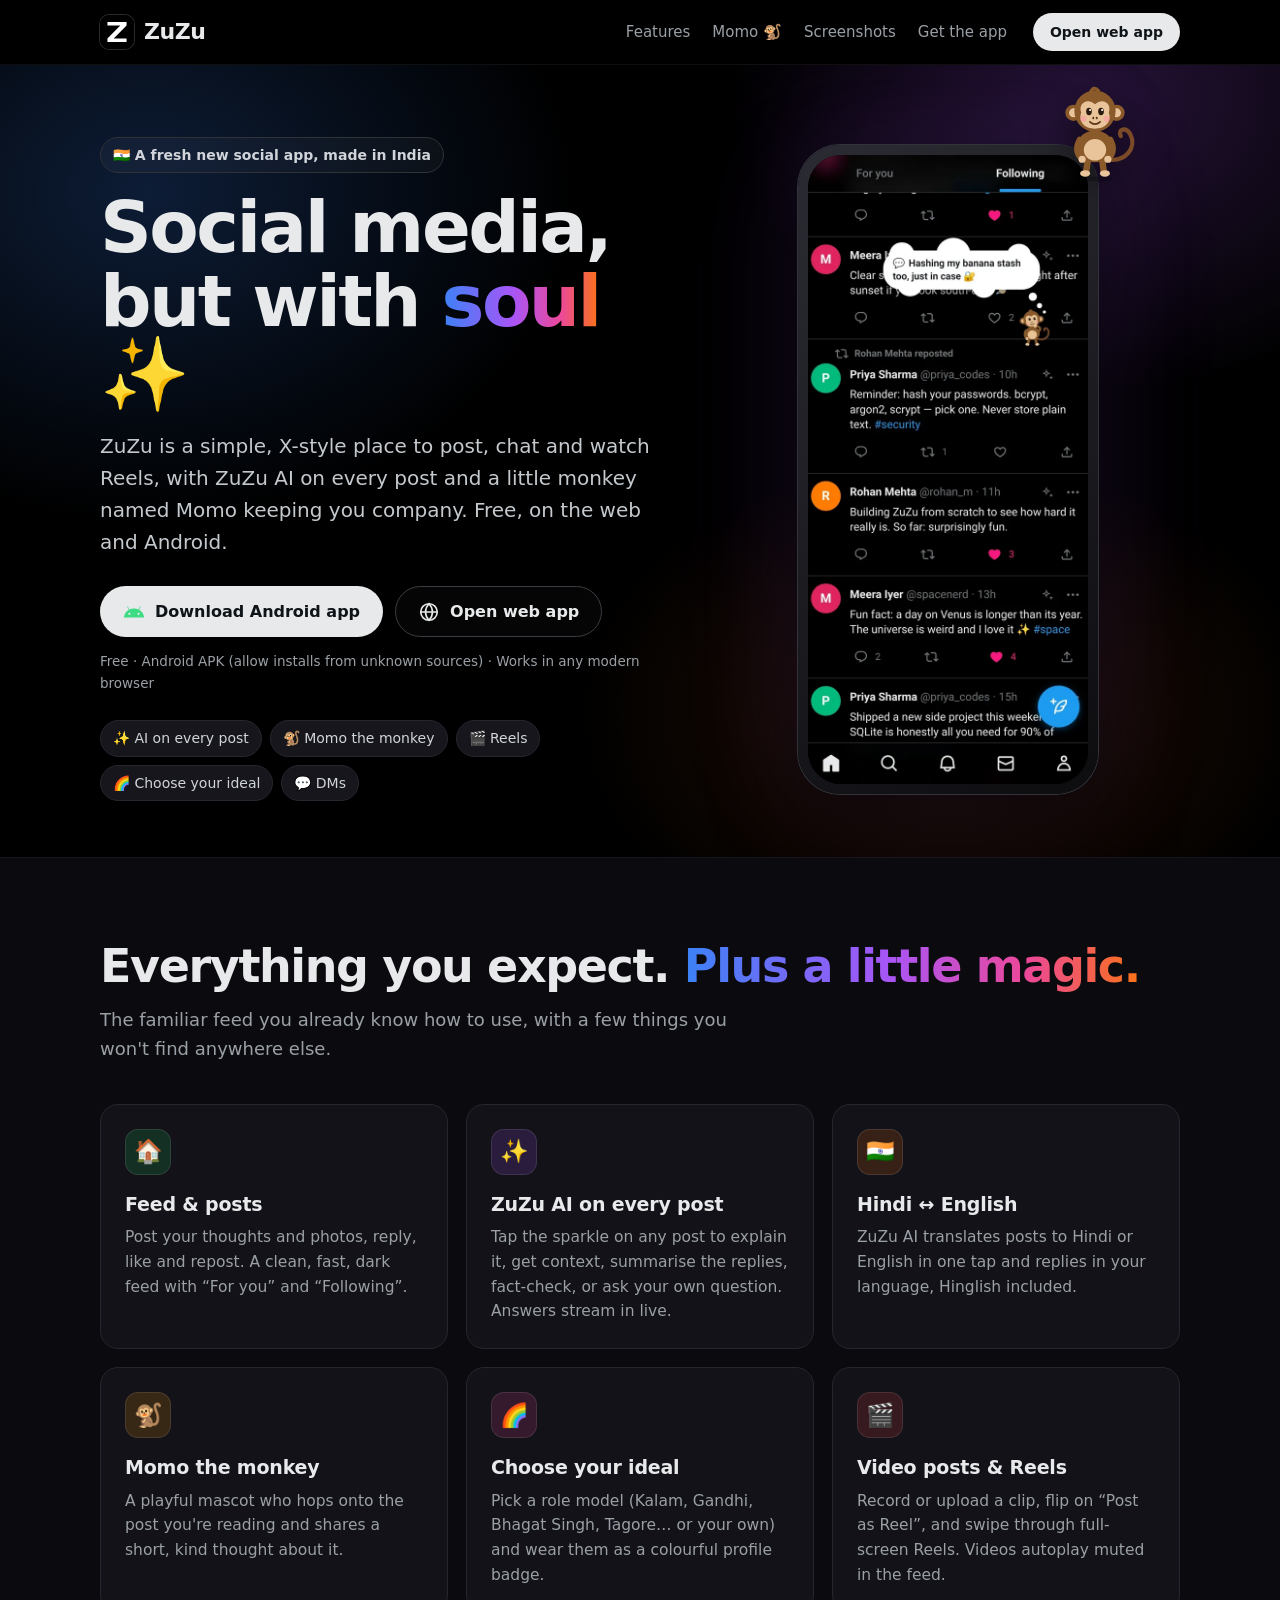
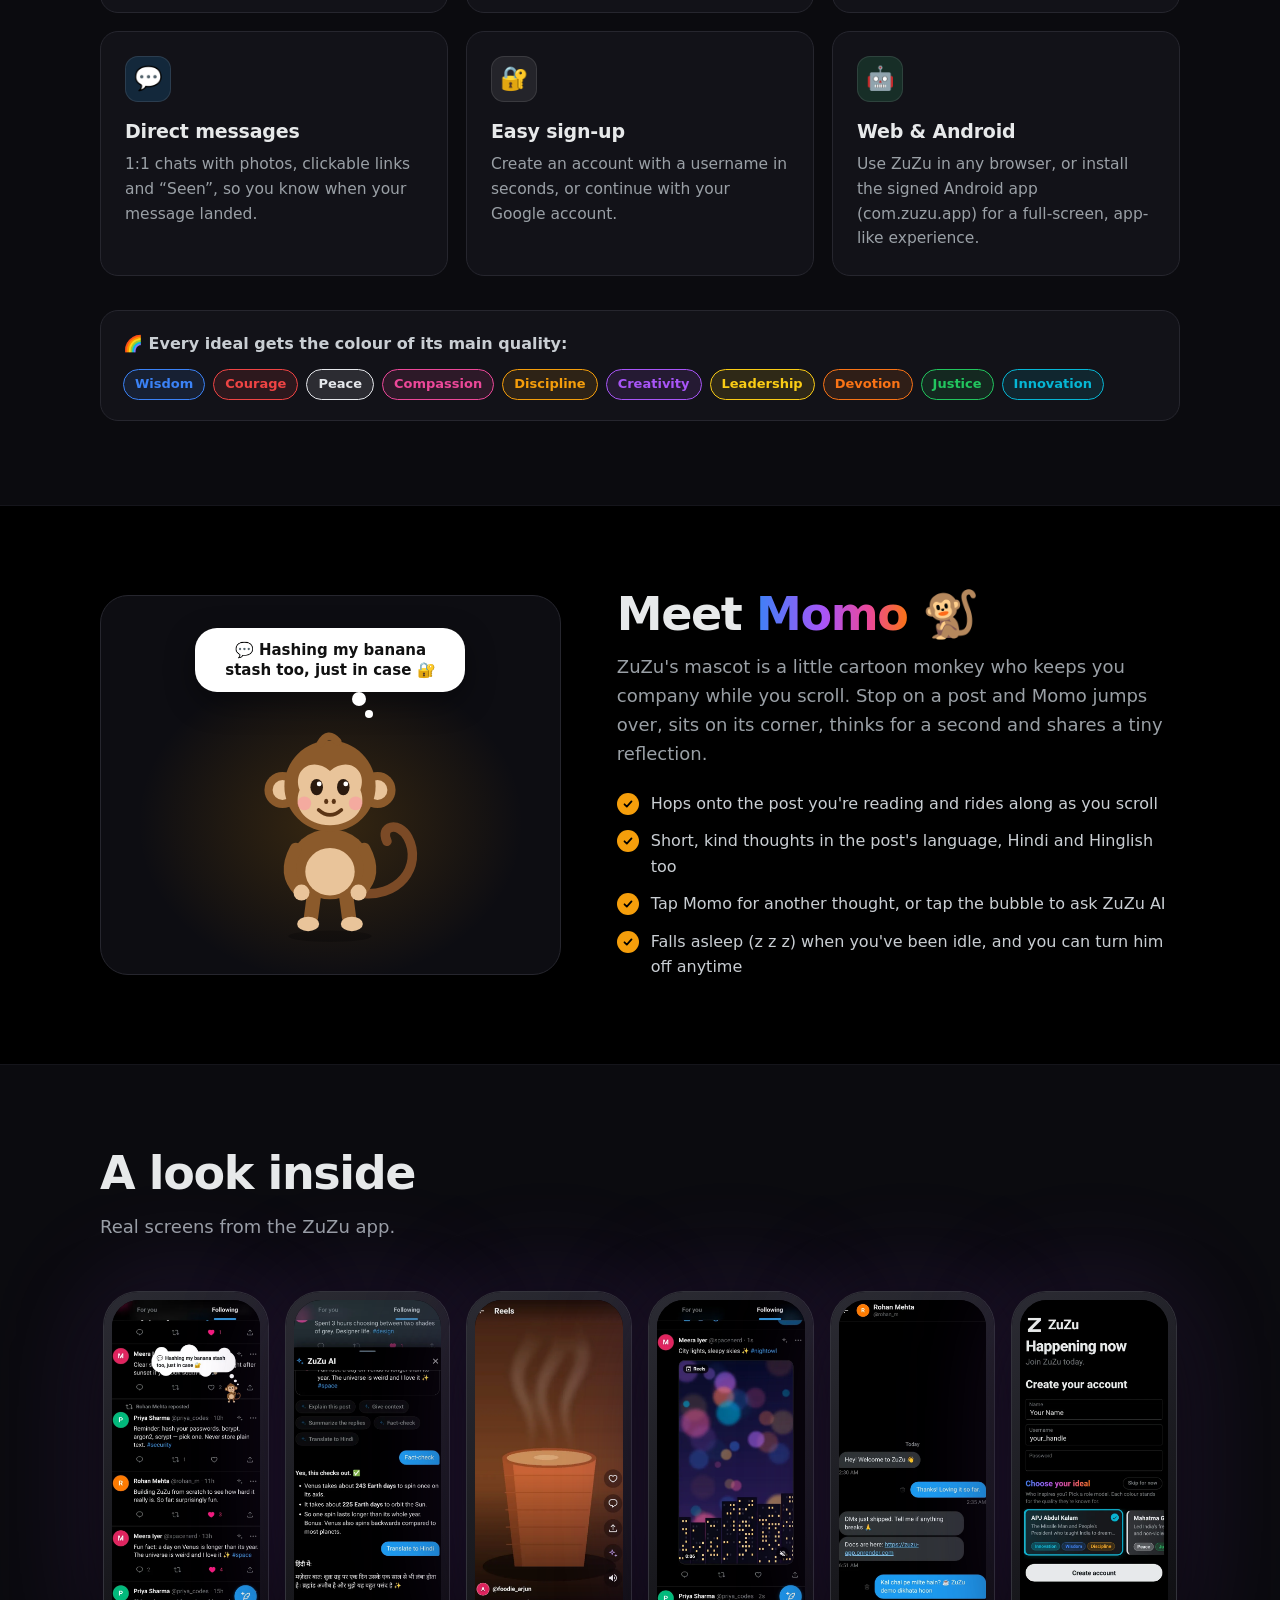
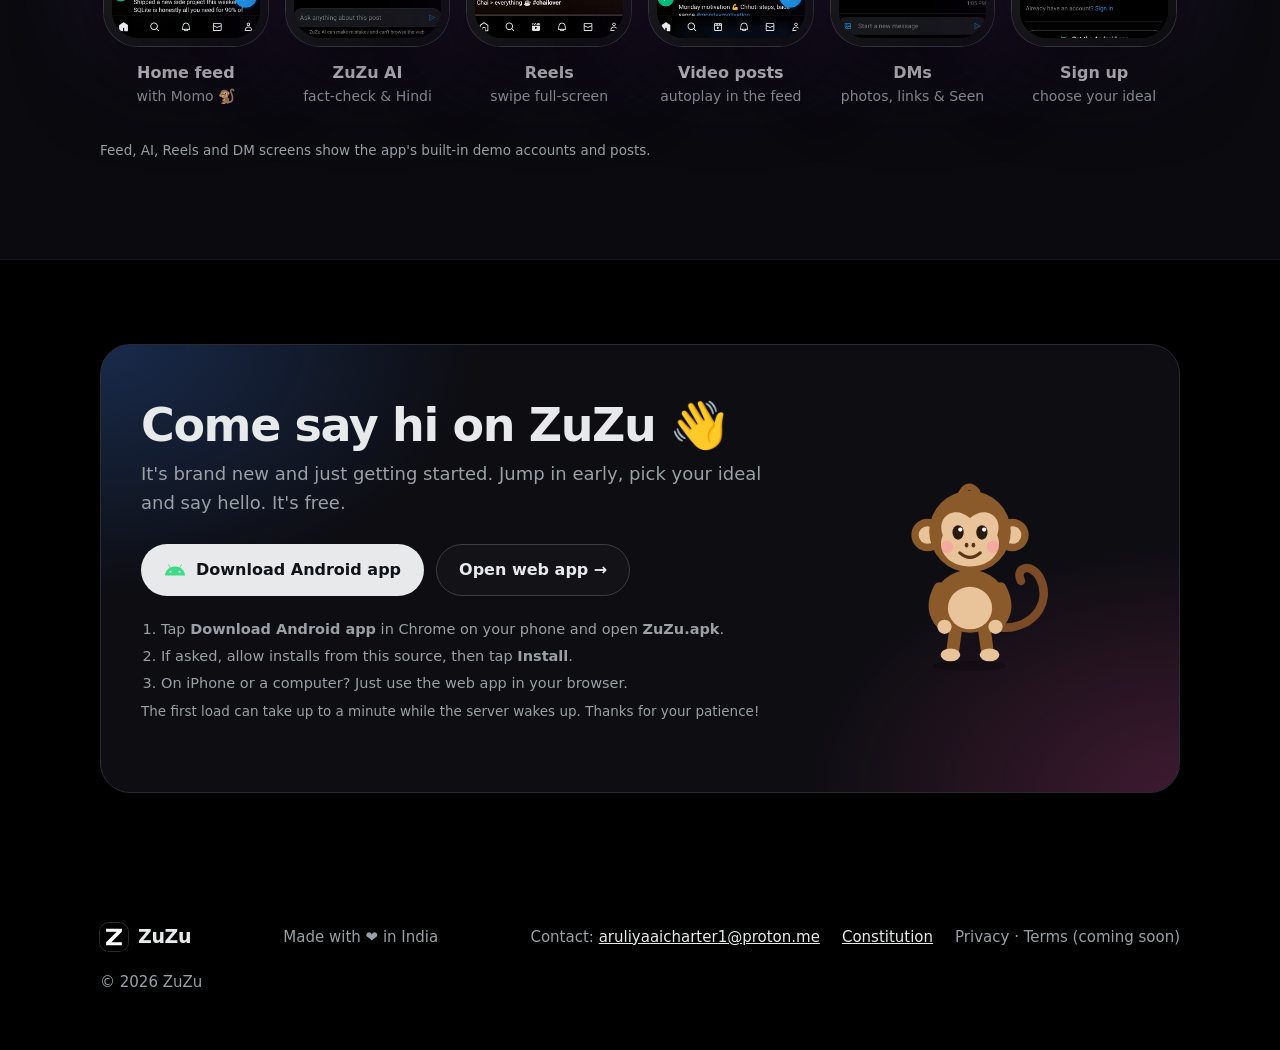
<file: index.html>
<!doctype html>
<html lang="en">
<head>
<meta charset="utf-8">
<meta name="viewport" content="width=device-width, initial-scale=1">
<title>ZuZu: social media, but with soul ✨ | Made in India</title>
<meta name="description" content="ZuZu is a fresh, X-style social app made in India: posts, DMs, Reels, ZuZu AI on every post, Momo the monkey and your own role-model badge. Free on the web and Android.">
<meta name="theme-color" content="#000000">
<link rel="icon" href="assets/favicon.svg" type="image/svg+xml">
<link rel="apple-touch-icon" href="assets/apple-touch-icon.png">
<meta property="og:type" content="website">
<meta property="og:title" content="ZuZu: social media, but with soul ✨">
<meta property="og:description" content="X-style social app made in India. ZuZu AI on every post, Momo the monkey, Reels, DMs and your ideal on your profile. Free on Web & Android.">
<meta property="og:image" content="https://zuzu-site.onrender.com/assets/zuzu-poster.jpg">
<meta property="og:url" content="https://zuzu-site.onrender.com/">
<meta name="twitter:card" content="summary_large_image">
<link rel="preload" as="image" href="assets/shots/feed-momo.webp" type="image/webp">
<link rel="stylesheet" href="styles.css">
</head>
<body>
<a class="skip" href="#main">Skip to content</a>

<header class="site-head">
  <div class="wrap">
    <a class="brand" href="#top" aria-label="ZuZu home"><img src="assets/favicon.svg" alt="" width="34" height="34">ZuZu</a>
    <nav class="nav" aria-label="Sections">
      <a href="#features">Features</a>
      <a href="#momo">Momo 🐒</a>
      <a href="#screens">Screenshots</a>
      <a href="#download">Get the app</a>
    </nav>
    <a class="btn btn-primary btn-sm head-cta" href="https://zuzu-app.onrender.com" rel="noopener">Open web app</a>
  </div>
</header>

<main id="main">
<section class="hero" id="top">
  <div class="wrap">
    <div class="hero-copy">
      <span class="eyebrow">🇮🇳 A fresh new social app, made in India</span>
      <h1>Social media,<br>but with <span class="grad-text">soul</span> ✨</h1>
      <p class="lead">ZuZu is a simple, X-style place to post, chat and watch Reels, with ZuZu AI on every post and a little monkey named Momo keeping you company. Free, on the web and Android.</p>
      <div class="btns">
        <a class="btn btn-primary" href="https://zuzu-app.onrender.com/download/ZuZu.apk" download>
          <svg viewBox="0 0 24 24" aria-hidden="true"><path fill="#3ddc84" d="M17.6 9.48l1.84-3.18a.38.38 0 00-.66-.38l-1.86 3.22A11.4 11.4 0 0012 8.1c-1.77 0-3.43.38-4.92 1.04L5.22 5.92a.38.38 0 00-.66.38L6.4 9.48A10.8 10.8 0 001 18h22a10.8 10.8 0 00-5.4-8.52zM7 15.25a1.25 1.25 0 110-2.5 1.25 1.25 0 010 2.5zm10 0a1.25 1.25 0 110-2.5 1.25 1.25 0 010 2.5z"/></svg>
          Download Android app
        </a>
        <a class="btn btn-ghost" href="https://zuzu-app.onrender.com" rel="noopener">
          <svg viewBox="0 0 24 24" aria-hidden="true" fill="none" stroke="currentColor" stroke-width="1.8"><circle cx="12" cy="12" r="9"/><path d="M3 12h18M12 3c2.5 2.6 3.8 5.6 3.8 9s-1.3 6.4-3.8 9c-2.5-2.6-3.8-5.6-3.8-9S9.5 5.6 12 3z"/></svg>
          Open web app
        </a>
      </div>
      <p class="fineprint">Free · Android APK (allow installs from unknown sources) · Works in any modern browser</p>
      <ul class="chips" aria-label="Highlights">
        <li>✨ AI on every post</li><li>🐒 Momo the monkey</li><li>🎬 Reels</li><li>🌈 Choose your ideal</li><li>💬 DMs</li>
      </ul>
    </div>
    <div class="hero-visual">
      <div class="phone">
        <video src="assets/momo-demo.mp4" poster="assets/shots/feed-momo.webp" autoplay muted loop playsinline preload="metadata" aria-label="ZuZu home feed with Momo the monkey hopping between posts"></video>
      </div>
      <img class="momo-peek" src="assets/momo.svg" alt="" width="92" height="110">
    </div>
  </div>
</section>

<section class="sec sec-alt" id="features">
  <div class="wrap">
    <h2>Everything you expect. <span class="grad-text">Plus a little magic.</span></h2>
    <p class="sub">The familiar feed you already know how to use, with a few things you won't find anywhere else.</p>
    <div class="grid">
      <article class="card"><div class="ico i-feed">🏠</div><h3>Feed &amp; posts</h3><p>Post your thoughts and photos, reply, like and repost. A clean, fast, dark feed with “For you” and “Following”.</p></article>
      <article class="card"><div class="ico i-ai">✨</div><h3>ZuZu AI on every post</h3><p>Tap the sparkle on any post to explain it, get context, summarise the replies, fact-check, or ask your own question. Answers stream in live.</p></article>
      <article class="card"><div class="ico i-hi">🇮🇳</div><h3>Hindi ↔ English</h3><p>ZuZu AI translates posts to Hindi or English in one tap and replies in your language, Hinglish included.</p></article>
      <article class="card"><div class="ico i-momo">🐒</div><h3>Momo the monkey</h3><p>A playful mascot who hops onto the post you're reading and shares a short, kind thought about it.</p></article>
      <article class="card"><div class="ico i-ideal">🌈</div><h3>Choose your ideal</h3><p>Pick a role model (Kalam, Gandhi, Bhagat Singh, Tagore… or your own) and wear them as a colourful profile badge.</p></article>
      <article class="card"><div class="ico i-reel">🎬</div><h3>Video posts &amp; Reels</h3><p>Record or upload a clip, flip on “Post as Reel”, and swipe through full-screen Reels. Videos autoplay muted in the feed.</p></article>
      <article class="card"><div class="ico i-dm">💬</div><h3>Direct messages</h3><p>1:1 chats with photos, clickable links and “Seen”, so you know when your message landed.</p></article>
      <article class="card"><div class="ico i-g">🔐</div><h3>Easy sign-up</h3><p>Create an account with a username in seconds, or continue with your Google account.</p></article>
      <article class="card"><div class="ico i-and">🤖</div><h3>Web &amp; Android</h3><p>Use ZuZu in any browser, or install the signed Android app (com.zuzu.app) for a full-screen, app-like experience.</p></article>
    </div>
    <div class="ideals">
      <p>🌈 Every ideal gets the colour of its main quality:</p>
      <div class="palette" aria-label="Ideal qualities and their colours">
        <span class="q" style="color:#3B82F6">Wisdom</span><span class="q" style="color:#EF4444">Courage</span><span class="q" style="color:#E5E7EB">Peace</span><span class="q" style="color:#EC4899">Compassion</span><span class="q" style="color:#F59E0B">Discipline</span><span class="q" style="color:#A855F7">Creativity</span><span class="q" style="color:#FACC15">Leadership</span><span class="q" style="color:#F97316">Devotion</span><span class="q" style="color:#22C55E">Justice</span><span class="q" style="color:#06B6D4">Innovation</span>
      </div>
    </div>
  </div>
</section>

<section class="sec momo-sec" id="momo">
  <div class="wrap">
    <div class="momo-stage" aria-hidden="true">
      <div class="bubble">💬 Hashing my banana stash too, just in case 🔐</div>
      <svg class="momo-big" viewBox="0 0 100 120" role="img" aria-label="Momo the monkey">
        <ellipse fill="#000" opacity=".25" cx="50" cy="117" rx="22" ry="3"/>
        <g class="m-tail"><path d="M64 94C86 98 99 80 91 65C86 56 76 59 80 67" fill="none" stroke="#7b4a26" stroke-width="5" stroke-linecap="round"/></g>
        <g class="m-legs">
          <g class="m-leg m-leg-l"><path d="M42 92L40 107" stroke="#8b5a2b" stroke-width="7.5" stroke-linecap="round"/><ellipse cx="38.5" cy="110.5" rx="5.8" ry="3.8" fill="#e9c49a"/></g>
          <g class="m-leg m-leg-r"><path d="M58 92L60 107" stroke="#8b5a2b" stroke-width="7.5" stroke-linecap="round"/><ellipse cx="61.5" cy="110.5" rx="5.8" ry="3.8" fill="#e9c49a"/></g>
        </g>
        <g class="m-torso">
          <ellipse cx="50" cy="79" rx="21" ry="18.5" fill="#8b5a2b"/>
          <ellipse cx="50" cy="83" rx="13" ry="12.5" fill="#e9c49a"/>
          <g class="m-arm-l"><path d="M32 71Q25 84 34 93" fill="none" stroke="#8b5a2b" stroke-width="6.5" stroke-linecap="round"/><circle cx="35" cy="94" r="4.2" fill="#e9c49a"/></g>
          <g class="m-arm-r"><path d="M68 71Q75 84 66 93" fill="none" stroke="#8b5a2b" stroke-width="6.5" stroke-linecap="round"/><circle cx="65" cy="94" r="4.2" fill="#e9c49a"/></g>
        </g>
        <g class="m-head">
          <circle cx="25" cy="40" r="9.5" fill="#8b5a2b"/><circle cx="25" cy="40" r="5.2" fill="#e9c49a"/>
          <circle cx="75" cy="40" r="9.5" fill="#8b5a2b"/><circle cx="75" cy="40" r="5.2" fill="#e9c49a"/>
          <circle cx="50" cy="38" r="24" fill="#8b5a2b"/>
          <path d="M45 15.5q4-7 9-1" stroke="#8b5a2b" stroke-width="4" fill="none" stroke-linecap="round"/>
          <path d="M50 30C41 22 30 29 34 40C30 50 38 58.5 50 58.5C62 58.5 70 50 66 40C70 29 59 22 50 30Z" fill="#e9c49a"/>
          <g class="m-eyes"><ellipse cx="43" cy="38.5" rx="3.3" ry="4.3" fill="#2b1a0e"/><ellipse cx="57" cy="38.5" rx="3.3" ry="4.3" fill="#2b1a0e"/><circle cx="44.3" cy="36.8" r="1.25" fill="#fff"/><circle cx="58.3" cy="36.8" r="1.25" fill="#fff"/></g>
          <circle cx="36.5" cy="47" r="3.6" fill="#ff8fa3" opacity=".5"/><circle cx="63.5" cy="47" r="3.6" fill="#ff8fa3" opacity=".5"/>
          <ellipse cx="48" cy="46" rx="1.1" ry="1.4" fill="#5a3415"/><ellipse cx="52" cy="46" rx="1.1" ry="1.4" fill="#5a3415"/>
          <path class="m-mouth" d="M44 50.5Q50 55.8 56 50.5" stroke="#5a3415" stroke-width="1.9" fill="none" stroke-linecap="round"/>
        </g>
      </svg>
    </div>
    <div>
      <h2>Meet <span class="grad-text">Momo</span> 🐒</h2>
      <p class="sub" style="margin-bottom:0">ZuZu's mascot is a little cartoon monkey who keeps you company while you scroll. Stop on a post and Momo jumps over, sits on its corner, thinks for a second and shares a tiny reflection.</p>
      <ul class="ticks">
        <li>Hops onto the post you're reading and rides along as you scroll</li>
        <li>Short, kind thoughts in the post's language, Hindi and Hinglish too</li>
        <li>Tap Momo for another thought, or tap the bubble to ask ZuZu AI</li>
        <li>Falls asleep (z z z) when you've been idle, and you can turn him off anytime</li>
      </ul>
    </div>
  </div>
</section>

<section class="sec sec-alt" id="screens">
  <div class="wrap">
    <h2>A look inside</h2>
    <p class="sub">Real screens from the ZuZu app.</p>
    <div class="shots" tabindex="0" aria-label="App screenshots, scroll sideways on small screens">
      <figure class="shot"><div class="phone"><img src="assets/shots/feed-momo.webp" alt="ZuZu home feed with Momo sitting on a post and sharing a thought" width="600" height="1298" decoding="async"></div><figcaption>Home feed<span>with Momo 🐒</span></figcaption></figure>
      <figure class="shot"><div class="phone"><img src="assets/shots/ai.webp" alt="ZuZu AI panel fact-checking a post and translating it to Hindi" width="600" height="1298" decoding="async"></div><figcaption>ZuZu AI<span>fact-check &amp; Hindi</span></figcaption></figure>
      <figure class="shot"><div class="phone"><img src="assets/shots/reels.webp" alt="Full-screen Reel of a cup of chai with like, comment, share and AI buttons" width="600" height="1298" decoding="async"></div><figcaption>Reels<span>swipe full-screen</span></figcaption></figure>
      <figure class="shot"><div class="phone"><img src="assets/shots/video-feed.webp" alt="A video post autoplaying in the ZuZu feed" width="600" height="1298" decoding="async"></div><figcaption>Video posts<span>autoplay in the feed</span></figcaption></figure>
      <figure class="shot"><div class="phone"><img src="assets/shots/dm.webp" alt="A direct message conversation with Seen status" width="600" height="1298" decoding="async"></div><figcaption>DMs<span>photos, links &amp; Seen</span></figcaption></figure>
      <figure class="shot"><div class="phone"><img src="assets/shots/signup-ideal.webp" alt="ZuZu sign-up page with the Choose your ideal picker, APJ Abdul Kalam selected" width="600" height="1298" decoding="async"></div><figcaption>Sign up<span>choose your ideal</span></figcaption></figure>
    </div>
    <p class="note">Feed, AI, Reels and DM screens show the app's built-in demo accounts and posts.</p>
  </div>
</section>

<section class="sec" id="download">
  <div class="wrap">
    <div class="dl">
      <div>
        <h2>Come say hi on ZuZu 👋</h2>
        <p class="sub">It's brand new and just getting started. Jump in early, pick your ideal and say hello. It's free.</p>
        <div class="btns">
          <a class="btn btn-primary" href="https://zuzu-app.onrender.com/download/ZuZu.apk" download>
            <svg viewBox="0 0 24 24" aria-hidden="true"><path fill="#3ddc84" d="M17.6 9.48l1.84-3.18a.38.38 0 00-.66-.38l-1.86 3.22A11.4 11.4 0 0012 8.1c-1.77 0-3.43.38-4.92 1.04L5.22 5.92a.38.38 0 00-.66.38L6.4 9.48A10.8 10.8 0 001 18h22a10.8 10.8 0 00-5.4-8.52zM7 15.25a1.25 1.25 0 110-2.5 1.25 1.25 0 010 2.5zm10 0a1.25 1.25 0 110-2.5 1.25 1.25 0 010 2.5z"/></svg>
            Download Android app
          </a>
          <a class="btn btn-ghost" href="https://zuzu-app.onrender.com" rel="noopener">Open web app →</a>
        </div>
        <ol class="steps">
          <li>Tap <b>Download Android app</b> in Chrome on your phone and open <b>ZuZu.apk</b>.</li>
          <li>If asked, allow installs from this source, then tap <b>Install</b>.</li>
          <li>On iPhone or a computer? Just use the web app in your browser.</li>
        </ol>
        <p class="note">The first load can take up to a minute while the server wakes up. Thanks for your patience!</p>
      </div>
      <img class="dl-momo" src="assets/momo.svg" alt="Momo the monkey" width="170" height="204" loading="lazy">
    </div>
  </div>
</section>
</main>

<footer class="foot">
  <div class="wrap">
    <a class="brand" href="#top"><img src="assets/favicon.svg" alt="" width="28" height="28">ZuZu</a>
    <p>Made with ❤️ in India</p>
    <div class="foot-links">
      <span>Contact: <a href="mailto:aruliyaaicharter1@proton.me">aruliyaaicharter1@proton.me</a></span>
      <span><a href="constitution/">Constitution</a></span>
      <span>Privacy · Terms (coming soon)</span>
    </div>
    <p>© <span id="y">2026</span> ZuZu</p>
  </div>
</footer>

<script>
  document.getElementById('y').textContent = new Date().getFullYear();
  // Respect reduced motion: don't autoplay the hero clip.
  if (matchMedia('(prefers-reduced-motion: reduce)').matches) {
    var v = document.querySelector('.hero video'); if (v) { v.removeAttribute('autoplay'); v.pause(); }
  }
</script>
</body>
</html>
</file>
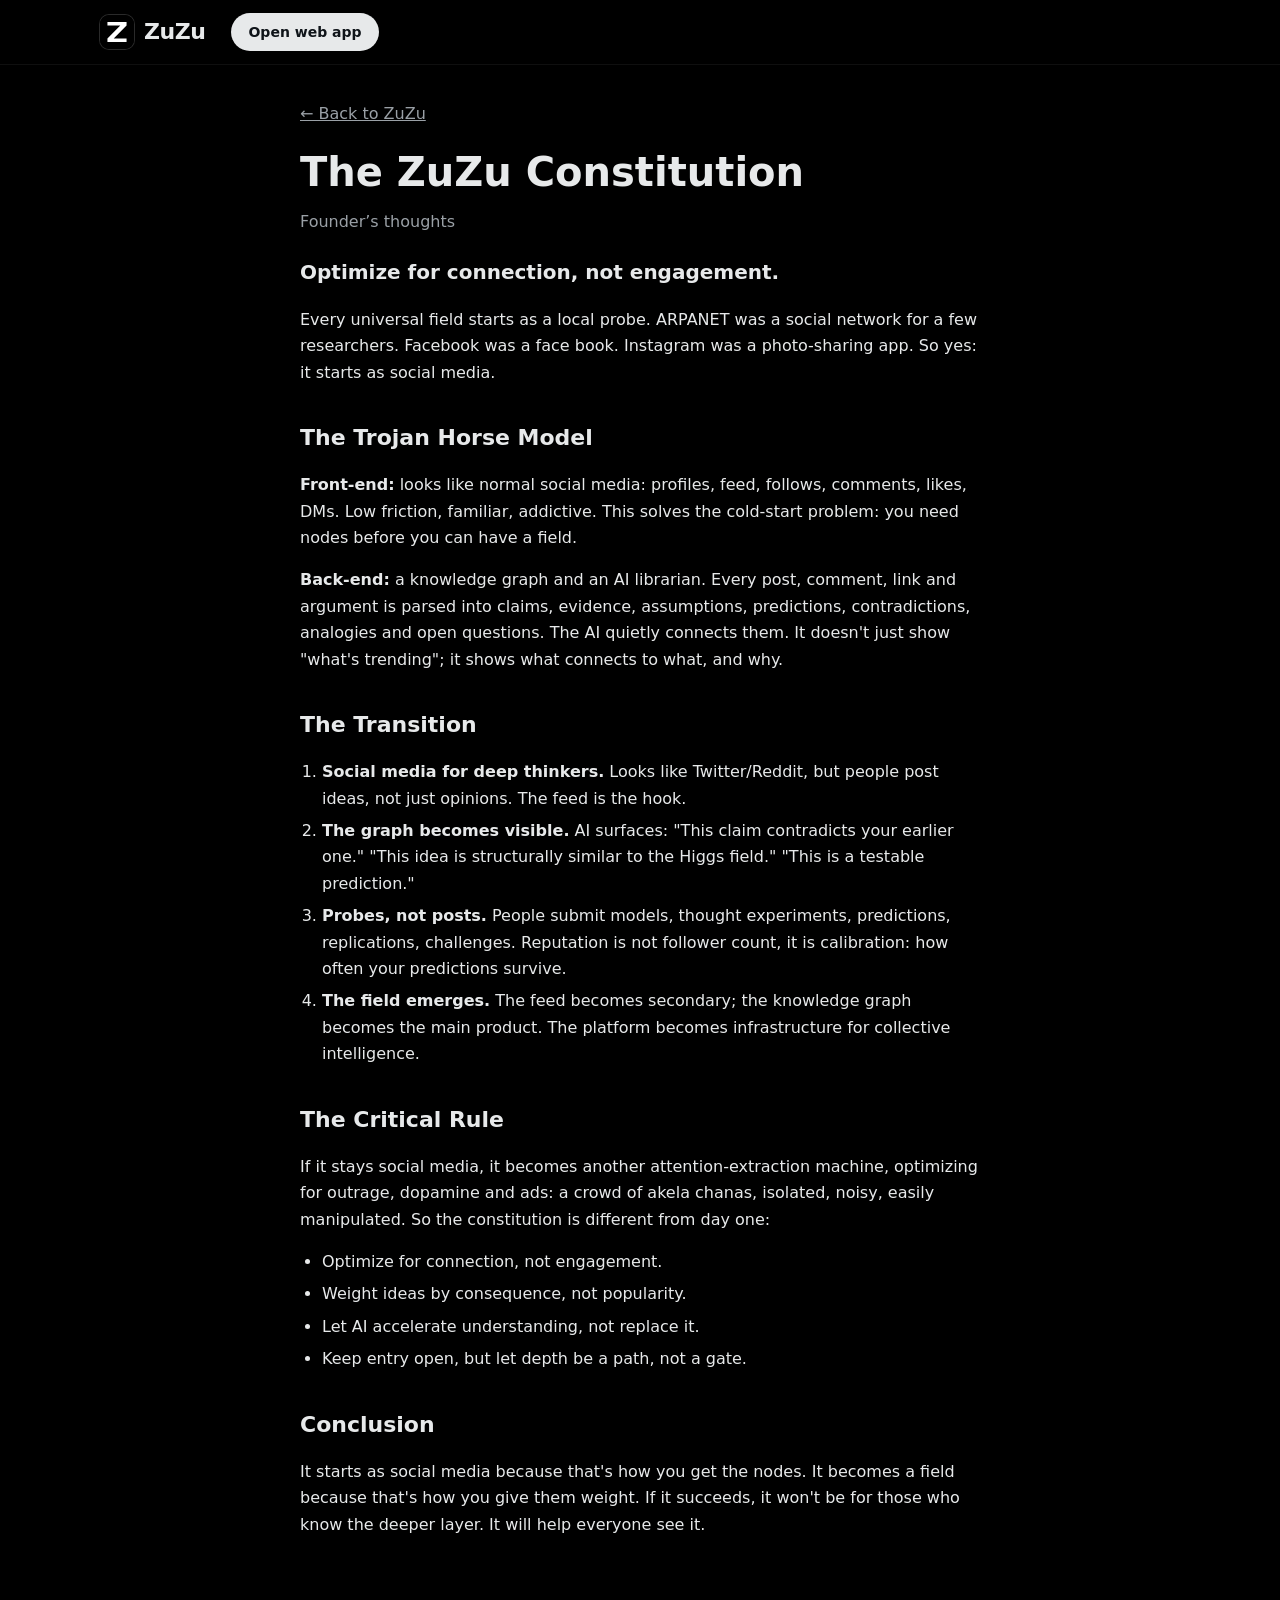
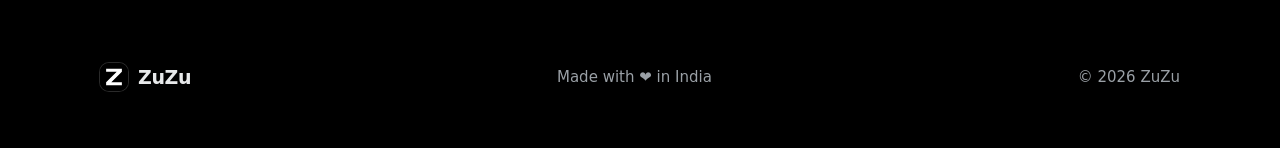
<file: constitution/index.html>
<!doctype html>
<html lang="en">
<head>
<meta charset="utf-8">
<meta name="viewport" content="width=device-width, initial-scale=1">
<title>The ZuZu Constitution · ZuZu</title>
<meta name="description" content="Optimize for connection, not engagement. The principles behind ZuZu.">
<meta name="theme-color" content="#000000">
<link rel="icon" href="/assets/favicon.svg" type="image/svg+xml">
<link rel="stylesheet" href="/styles.css">
<style>
.const{max-width:720px;padding-top:36px;padding-bottom:64px;line-height:1.65}
.const h1{font-size:clamp(28px,5vw,40px);margin:12px 0 4px}
.const h2{margin:34px 0 8px;font-size:22px}
.const .meta{color:var(--muted);margin:0 0 20px}
.const ul,.const ol{padding-left:22px} .const li{margin:6px 0}
.const .motto{font-size:20px;font-weight:700;margin:18px 0}
.const .back{color:var(--muted)}
</style>
</head>
<body>
<a class="skip" href="#main">Skip to content</a>
<header class="site-head">
  <div class="wrap">
    <a class="brand" href="/" aria-label="ZuZu home"><img src="/assets/favicon.svg" alt="" width="34" height="34">ZuZu</a>
    <a class="btn btn-primary btn-sm head-cta" href="https://zuzu-app.onrender.com" rel="noopener">Open web app</a>
  </div>
</header>
<main id="main" class="wrap const">
  <a class="back" href="/">← Back to ZuZu</a>
  <h1>The ZuZu Constitution</h1>
  <p class="meta">Founder’s thoughts</p>
  <p class="motto">Optimize for connection, not engagement.</p>
  <p>Every universal field starts as a local probe. ARPANET was a social network for a few researchers. Facebook was a face book. Instagram was a photo-sharing app. So yes: it starts as social media.</p>
  <h2>The Trojan Horse Model</h2>
  <p><strong>Front-end:</strong> looks like normal social media: profiles, feed, follows, comments, likes, DMs. Low friction, familiar, addictive. This solves the cold-start problem: you need nodes before you can have a field.</p>
  <p><strong>Back-end:</strong> a knowledge graph and an AI librarian. Every post, comment, link and argument is parsed into claims, evidence, assumptions, predictions, contradictions, analogies and open questions. The AI quietly connects them. It doesn't just show "what's trending"; it shows what connects to what, and why.</p>
  <h2>The Transition</h2>
  <ol>
  <li><strong>Social media for deep thinkers.</strong> Looks like Twitter/Reddit, but people post ideas, not just opinions. The feed is the hook.</li>
  <li><strong>The graph becomes visible.</strong> AI surfaces: "This claim contradicts your earlier one." "This idea is structurally similar to the Higgs field." "This is a testable prediction."</li>
  <li><strong>Probes, not posts.</strong> People submit models, thought experiments, predictions, replications, challenges. Reputation is not follower count, it is calibration: how often your predictions survive.</li>
  <li><strong>The field emerges.</strong> The feed becomes secondary; the knowledge graph becomes the main product. The platform becomes infrastructure for collective intelligence.</li>
  </ol>
  <h2>The Critical Rule</h2>
  <p>If it stays social media, it becomes another attention-extraction machine, optimizing for outrage, dopamine and ads: a crowd of akela chanas, isolated, noisy, easily manipulated. So the constitution is different from day one:</p>
  <ul>
  <li>Optimize for connection, not engagement.</li>
  <li>Weight ideas by consequence, not popularity.</li>
  <li>Let AI accelerate understanding, not replace it.</li>
  <li>Keep entry open, but let depth be a path, not a gate.</li>
  </ul>
  <h2>Conclusion</h2>
  <p>It starts as social media because that's how you get the nodes. It becomes a field because that's how you give them weight. If it succeeds, it won't be for those who know the deeper layer. It will help everyone see it.</p>
</main>
<footer class="foot">
  <div class="wrap">
    <a class="brand" href="/"><img src="/assets/favicon.svg" alt="" width="28" height="28">ZuZu</a>
    <p>Made with ❤️ in India</p>
    <p>© 2026 ZuZu</p>
  </div>
</footer>
</body>
</html>
</file>
<file: styles.css>
:root{
  --bg:#000;--bg2:#0b0b0f;--card:#121218;--line:#26262e;--text:#e7e9ea;--muted:#9aa0a6;
  --blue:#1d9bf0;--grad:linear-gradient(90deg,#3b82f6,#a855f7 45%,#ec4899 75%,#f97316);
  --radius:18px;--max:1120px;
  font-synthesis:none;
}
*{box-sizing:border-box}
html{scroll-behavior:smooth;-webkit-text-size-adjust:100%}
body{margin:0;background:var(--bg);color:var(--text);font:16px/1.6 system-ui,-apple-system,"Segoe UI",Roboto,"Noto Sans","Helvetica Neue",Arial,sans-serif;-webkit-font-smoothing:antialiased}
img,video,svg{display:block;max-width:100%}
a{color:inherit}
.wrap{max-width:var(--max);margin:0 auto;padding:0 20px}
.skip{position:absolute;left:-999px;top:8px;background:#fff;color:#000;padding:8px 12px;border-radius:8px;z-index:100}
.skip:focus{left:8px}
.grad-text{background:var(--grad);-webkit-background-clip:text;background-clip:text;color:transparent}

/* header */
.site-head{position:sticky;top:0;z-index:50;background:rgba(0,0,0,.72);backdrop-filter:saturate(160%) blur(14px);-webkit-backdrop-filter:saturate(160%) blur(14px);border-bottom:1px solid rgba(255,255,255,.06)}
.site-head .wrap{display:flex;align-items:center;gap:20px;height:64px}
.brand{display:flex;align-items:center;gap:10px;text-decoration:none;font-weight:800;font-size:22px;letter-spacing:-.02em}
.brand img{width:34px;height:34px;border-radius:9px;box-shadow:0 0 0 1px #2a2a2a}
.nav{display:flex;gap:22px;margin-left:auto;font-size:15px}
.nav a{text-decoration:none;color:var(--muted)}
.nav a:hover{color:var(--text)}
.head-cta{margin-left:6px}
@media (max-width:760px){.nav{display:none}.head-cta{margin-left:auto}}

/* buttons */
.btn{display:inline-flex;align-items:center;justify-content:center;gap:10px;min-height:48px;padding:12px 22px;border-radius:999px;font-weight:700;font-size:16px;text-decoration:none;border:1px solid transparent;transition:transform .15s ease,background .15s ease,border-color .15s ease;white-space:nowrap}
.btn:hover{transform:translateY(-1px)}
.btn:focus-visible{outline:3px solid #60a5fa;outline-offset:3px}
.btn-primary{background:#e7e9ea;color:#0f1419}
.btn-primary:hover{background:#fff}
.btn-ghost{border-color:#3a3f45;color:var(--text);background:rgba(255,255,255,.02)}
.btn-ghost:hover{border-color:#6b7280;background:rgba(255,255,255,.06)}
.btn-sm{min-height:38px;padding:7px 16px;font-size:14px}
.btn svg{width:22px;height:22px;flex:none}
.btns{display:flex;flex-wrap:wrap;gap:12px}

/* hero */
.hero{position:relative;overflow:hidden;padding:72px 0 56px}
.hero::before{content:"";position:absolute;inset:-20% -10% auto;height:120%;background:radial-gradient(40% 50% at 18% 30%,rgba(59,130,246,.22),transparent 70%),radial-gradient(35% 45% at 80% 20%,rgba(168,85,247,.22),transparent 70%),radial-gradient(35% 40% at 70% 85%,rgba(249,115,22,.14),transparent 70%);pointer-events:none}
.hero .wrap{position:relative;display:grid;grid-template-columns:1.1fr .9fr;gap:48px;align-items:center}
.eyebrow{display:inline-flex;align-items:center;gap:8px;font-size:14px;font-weight:600;color:#d1d5db;padding:6px 12px;border:1px solid #2f3336;border-radius:999px;background:rgba(255,255,255,.03)}
.hero h1{font-size:clamp(40px,6.2vw,72px);line-height:1.02;letter-spacing:-.035em;margin:18px 0 18px;font-weight:850}
.lead{font-size:clamp(17px,1.6vw,20px);color:#c4c9ce;max-width:560px;margin:0 0 28px}
.fineprint{font-size:13.5px;color:var(--muted);margin:14px 0 0}
.chips{display:flex;flex-wrap:wrap;gap:8px;margin:26px 0 0;padding:0;list-style:none}
.chips li{font-size:14px;padding:6px 12px;border-radius:999px;background:#16161c;border:1px solid var(--line);color:#d1d5db}

/* phone */
.phone{position:relative;width:100%;max-width:300px;margin:0 auto;aspect-ratio:390/844;border-radius:42px;padding:10px;background:linear-gradient(145deg,#2b2b33,#0d0d10);box-shadow:0 0 0 1px #33333b,0 30px 80px rgba(0,0,0,.6),0 0 120px rgba(168,85,247,.18)}
.phone>img,.phone>video{width:100%;height:100%;object-fit:cover;object-position:top;border-radius:33px;background:#000}
.hero-visual{position:relative}
.hero-visual .momo-peek{position:absolute;width:86px;right:max(0px,calc(50% - 190px));top:-70px;filter:drop-shadow(0 8px 18px rgba(0,0,0,.5));animation:bob 3.2s ease-in-out infinite}

/* sections */
section{scroll-margin-top:70px}
.sec{padding:84px 0}
.sec-alt{background:var(--bg2);border-top:1px solid #15151b;border-bottom:1px solid #15151b}
.sec h2{font-size:clamp(30px,4vw,46px);line-height:1.08;letter-spacing:-.03em;margin:0 0 14px;font-weight:820}
.sec .sub{color:var(--muted);font-size:18px;max-width:640px;margin:0 0 40px}
.center{text-align:center}.center .sub{margin-left:auto;margin-right:auto}

/* features */
.grid{display:grid;grid-template-columns:repeat(3,1fr);gap:18px}
.card{background:var(--card);border:1px solid var(--line);border-radius:var(--radius);padding:24px;transition:border-color .2s,transform .2s}
.card:hover{border-color:#3a3a46;transform:translateY(-2px)}
.ico{width:46px;height:46px;border-radius:13px;display:grid;place-items:center;font-size:23px;margin-bottom:14px;border:1px solid rgba(255,255,255,.1)}
.card h3{margin:0 0 6px;font-size:19px;letter-spacing:-.01em}
.card p{margin:0;color:var(--muted);font-size:15.5px}
.i-ai{background:rgba(168,85,247,.16)}.i-momo{background:rgba(245,158,11,.16)}.i-ideal{background:rgba(236,72,153,.16)}
.i-reel{background:rgba(239,68,68,.16)}.i-dm{background:rgba(29,155,240,.16)}.i-feed{background:rgba(34,197,94,.16)}
.i-and{background:rgba(61,220,132,.14)}.i-g{background:rgba(255,255,255,.08)}.i-hi{background:rgba(249,115,22,.16)}

/* momo */
.momo-sec .wrap{display:grid;grid-template-columns:.9fr 1.1fr;gap:56px;align-items:center}
.momo-stage{position:relative;display:flex;flex-direction:column;align-items:center;justify-content:center;gap:22px;min-height:380px;border-radius:28px;background:radial-gradient(60% 60% at 50% 60%,rgba(245,158,11,.18),transparent 70%),#0d0d12;border:1px solid var(--line);padding:30px}
.momo-big{width:190px;animation:bob 3.2s ease-in-out infinite}
.momo-big .m-tail{transform-origin:0% 100%;animation:tail 2.4s ease-in-out infinite}
.momo-big .m-eyes{transform-origin:center;animation:blink 5s infinite}
.bubble{position:relative;background:#fff;color:#111;font-weight:600;font-size:15px;padding:12px 16px;border-radius:22px;box-shadow:0 10px 30px rgba(0,0,0,.4);max-width:270px;text-align:center;line-height:1.35}
.bubble::after{content:"";position:absolute;bottom:-14px;left:58%;width:14px;height:14px;border-radius:50%;background:#fff}
.bubble::before{content:"";position:absolute;bottom:-26px;left:63%;width:8px;height:8px;border-radius:50%;background:#fff}
/* ideals strip */
.ideals{margin-top:34px;display:flex;flex-wrap:wrap;align-items:center;gap:12px 18px;padding:20px 22px;border:1px solid var(--line);border-radius:var(--radius);background:var(--card)}
.ideals p{margin:0;color:#c9ced3;font-weight:600}
.ideals .palette{margin:0}
.ticks{list-style:none;padding:0;margin:22px 0 0;display:grid;gap:12px}
.ticks li{display:flex;gap:12px;color:#c9ced3}
.ticks li::before{content:"";flex:none;width:22px;height:22px;margin-top:2px;border-radius:50%;background:#f59e0b url("data:image/svg+xml,%3Csvg xmlns='http://www.w3.org/2000/svg' viewBox='0 0 24 24'%3E%3Cpath d='M6 12.5l4 4 8-9' stroke='%23000' stroke-width='3' fill='none' stroke-linecap='round' stroke-linejoin='round'/%3E%3C/svg%3E") center/14px no-repeat}
@keyframes bob{0%,100%{transform:translateY(0)}50%{transform:translateY(-10px)}}
@keyframes tail{0%,100%{transform:rotate(0)}50%{transform:rotate(-9deg)}}
@keyframes blink{0%,92%,100%{transform:scaleY(1)}95%{transform:scaleY(.1)}}

/* ideals palette */
.palette{display:flex;flex-wrap:wrap;gap:8px}
.q{font-size:13px;font-weight:600;padding:4px 11px;border-radius:999px;border:1px solid currentColor;background:color-mix(in srgb,currentColor 12%,transparent)}

/* screenshots */
.shots{display:grid;grid-auto-flow:column;grid-auto-columns:210px;gap:20px;overflow-x:auto;padding:10px 4px 26px;scroll-snap-type:x mandatory;scrollbar-width:thin;scrollbar-color:#333 transparent}
.shot{scroll-snap-align:start;margin:0}
.shot .phone{max-width:210px;border-radius:34px;padding:8px}
.shot .phone>img{border-radius:27px}
.shot figcaption{margin-top:14px;text-align:center;font-weight:650}
.shot figcaption span{display:block;font-weight:400;color:var(--muted);font-size:14px}
.note{font-size:13.5px;color:var(--muted);margin-top:6px}
@media (min-width:1100px){.shots{grid-auto-flow:row;grid-template-columns:repeat(6,1fr);grid-auto-columns:auto;overflow:visible;gap:18px}.shot .phone{max-width:none}}

/* download */
.dl{position:relative;overflow:hidden;border-radius:30px;padding:56px 40px;border:1px solid #2a2a35;background:radial-gradient(50% 80% at 0% 0%,rgba(59,130,246,.25),transparent 70%),radial-gradient(50% 80% at 100% 100%,rgba(236,72,153,.22),transparent 70%),#0d0d12;display:grid;grid-template-columns:1.3fr .7fr;gap:30px;align-items:center}
.dl h2{margin-bottom:10px}
.dl .sub{margin-bottom:26px}
.steps{margin:22px 0 0;padding-left:20px;color:var(--muted);font-size:14.5px}
.steps li{margin:4px 0}
.dl-momo{width:170px;justify-self:center;animation:bob 3.2s ease-in-out infinite}

/* footer */
.foot{padding:44px 0 56px;color:var(--muted);font-size:15px}
.foot .wrap{display:flex;flex-wrap:wrap;gap:18px 40px;align-items:center;justify-content:space-between}
.foot .brand{font-size:19px;color:var(--text)}
.foot .brand img{width:28px;height:28px}
.foot p{margin:0}
.foot-links{display:flex;flex-wrap:wrap;gap:8px 22px}
.foot-links a{color:var(--text)}

/* responsive */
@media (max-width:980px){
  .grid{grid-template-columns:repeat(2,1fr)}
  .hero .wrap,.momo-sec .wrap{grid-template-columns:1fr}
  .hero{padding-top:44px}
  .hero-copy{text-align:center}.hero-copy .lead{margin-left:auto;margin-right:auto}
  .hero .btns,.hero .chips{justify-content:center}
  .dl{grid-template-columns:1fr;text-align:center;padding:44px 22px}
  .dl .btns{justify-content:center}.dl .sub{margin-left:auto;margin-right:auto}
  .steps{text-align:left;display:inline-block}
  .hero-visual{margin-top:60px}
  .dl-momo{display:none}
}
@media (max-width:620px){
  .foot .wrap{flex-direction:column;align-items:flex-start}
  .foot-links{flex-direction:column}
  .grid{grid-template-columns:1fr}
  .sec{padding:64px 0}
  .btns .btn{width:100%}
  .momo-stage{min-height:330px}
  .phone{max-width:260px}
  .hero-visual .momo-peek{width:70px;right:calc(50% - 150px);top:-58px}
}
@media (prefers-reduced-motion:reduce){
  *,*::before,*::after{animation:none!important;transition:none!important;scroll-behavior:auto!important}
}
</file>
